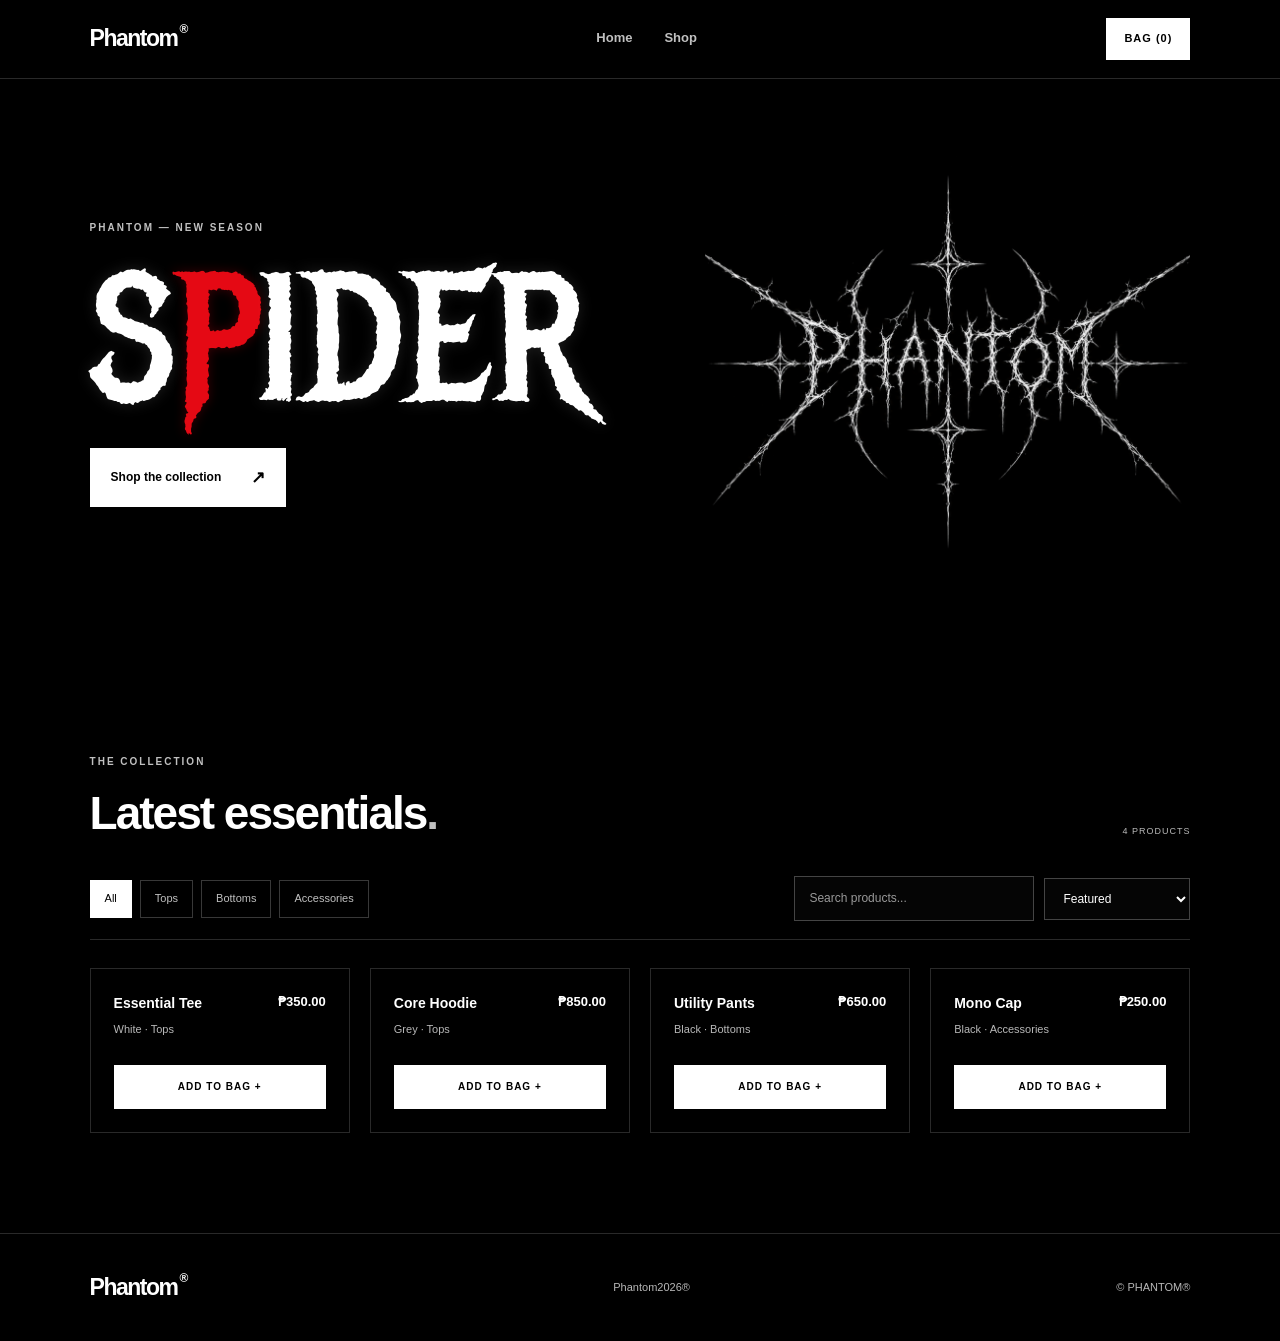
<file: index.html>
<!DOCTYPE html>
<html lang="en">
<head>
    <meta charset="UTF-8">
    <meta name="viewport" content="width=device-width, initial-scale=1.0">
    <meta name="theme-color" content="#000000">
    <meta name="description" content="Phantom — everyday streetwear essentials.">
    <title>Phantom® — Streetwear Essentials</title>
    <link rel="stylesheet" href="style.css">
</head>
<body>
    <nav class="navbar">
        <a href="#home" class="logo">Phantom<span>®</span></a>
        <div class="nav-links">
            <a href="#home">Home</a>
            <a href="#products" id="shop-link">Shop</a>
        </div>
        <button class="cart-button" id="cart-open" type="button">
            BAG (<span id="cart-count">0</span>)
        </button>
    </nav>

    <main>
        <section class="hero" id="home">
            <div class="hero-copy">
                <p class="eyebrow">PHANTOM — NEW SEASON</p>
                <h1 class="spider-title">S<span class="red-p">P</span>IDER</h1>
                <a href="#products" class="hero-button" id="hero-shop">
                    Shop the collection <span>↗</span>
                </a>
            </div>
            <div class="hero-art">
                <img src="phantom.webp">
            </div>
        </section>
        <section class="products-section" id="products">
            <div class="products-header">
                <div>
                    <p class="eyebrow">THE COLLECTION</p>
                    <h2>Latest essentials<span>.</span></h2>
                </div>
                <p class="product-count" id="product-count">4 PRODUCTS</p>
            </div>

            <div class="product-tools">
                <div class="filter-buttons">
                    <button class="filter-btn active" data-category="all" type="button">All</button>
                    <button class="filter-btn" data-category="tops" type="button">Tops</button>
                    <button class="filter-btn" data-category="bottoms" type="button">Bottoms</button>
                    <button class="filter-btn" data-category="accessories" type="button">Accessories</button>
                </div>
                <div class="product-controls">
                    <label class="product-search">
                        <span class="sr-only">Search products</span>
                        <input type="search" id="product-search" placeholder="Search products...">
                    </label>
                    <label>
                        <span class="sr-only">Sort products</span>
                        <select id="product-sort">
                            <option value="featured">Featured</option>
                            <option value="price-low">Price: Low to high</option>
                            <option value="price-high">Price: High to low</option>
                            <option value="name">Name: A to Z</option>
                        </select>
                    </label>
                </div>
            </div>

            <div class="product-grid" id="product-grid"></div>
            <p class="no-products" id="no-products" hidden>No products found. Try another search.</p>
        </section>
    </main>

    <footer class="footer">
        <a href="#home" class="logo">Phantom<span>®</span></a>
        <p>Phantom2026®</p>
        <span>© <span id="year"></span> PHANTOM®</span>
    </footer>

    <div class="cart-overlay" id="cart-overlay"></div>
    <aside class="cart-drawer" id="cart-drawer" aria-label="Shopping bag" aria-hidden="true">
        <div class="cart-header">

            <div>
                <p class="eyebrow">YOUR SELECTION</p>
                <h2>Your bag <span id="cart-heading-count">(0)</span></h2>
            </div>
            <button class="icon-button" id="cart-close" type="button" aria-label="Close bag">✕</button>
        </div>
        
        <div class="cart-items" id="cart-items"></div>
        <div class="cart-footer">
            <div class="cart-total"><span>Subtotal</span><strong id="cart-subtotal">₱0.00</strong></div>
            <p class="cart-note">Shipping is calculated at checkout.</p>
            <button class="checkout-button" id="checkout-button" type="button">Continue to checkout ↗</button>
            <button class="continue-shopping" id="continue-shopping" type="button">Continue shopping</button>
        </div>

    </aside>

    <div class="toast" id="toast" role="status" aria-live="polite"></div>

    <script src="script.js"></script>
</body>
</html>
</file>
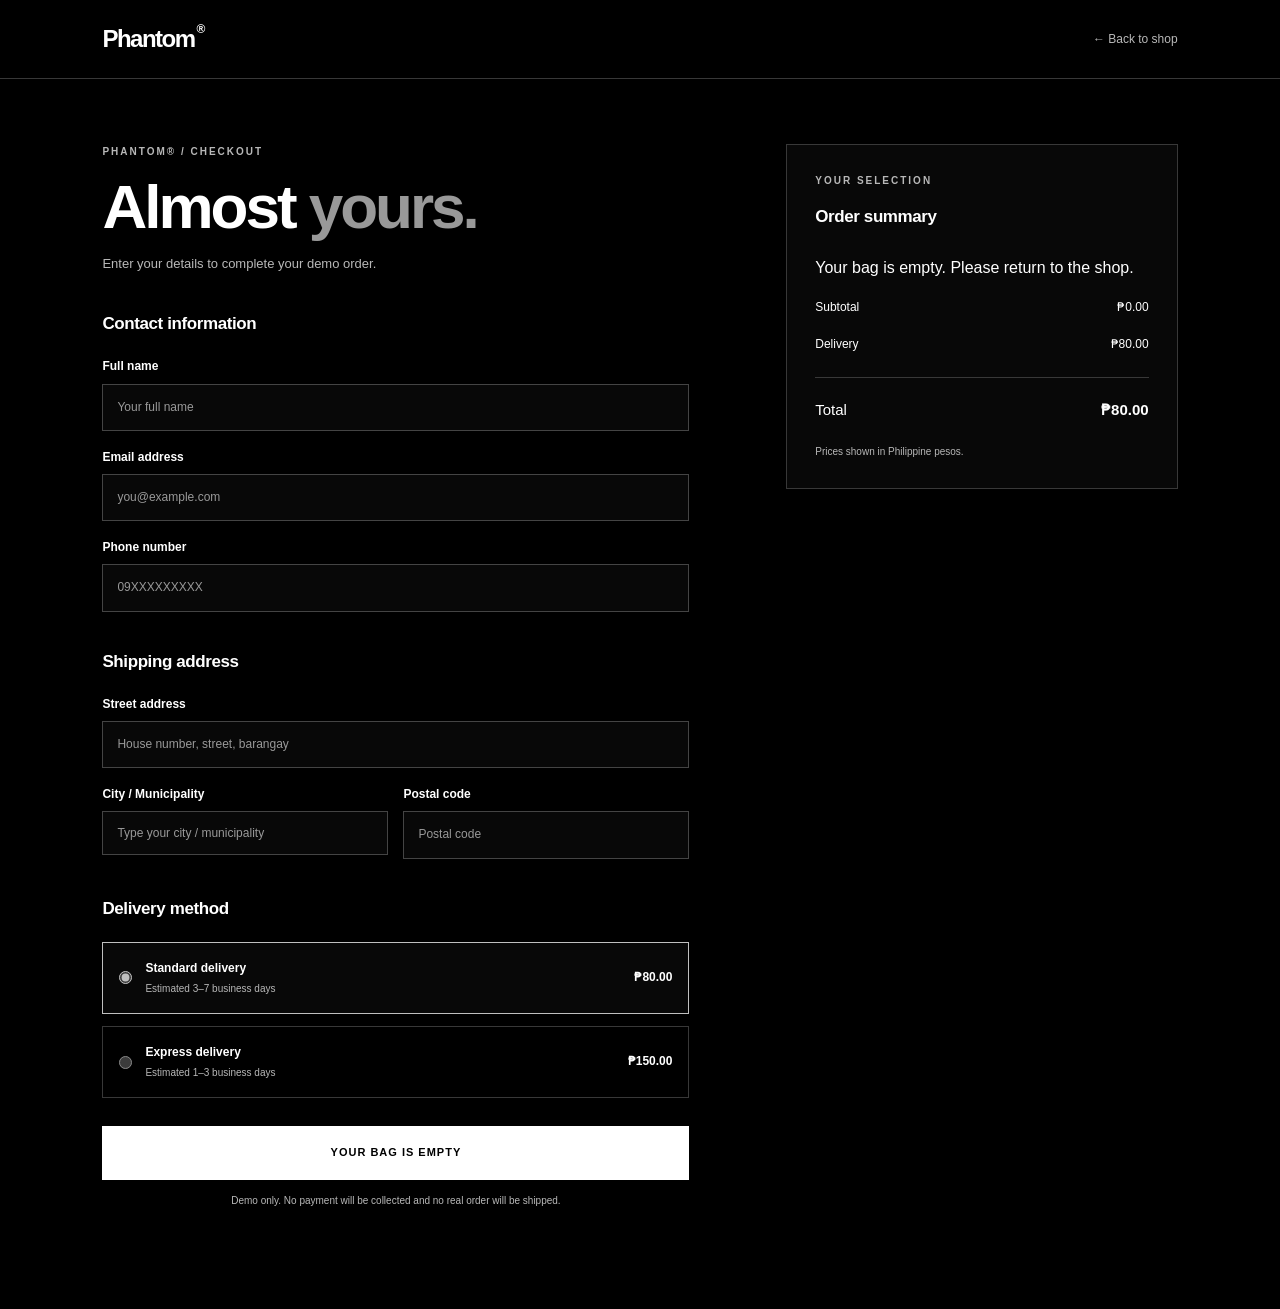
<file: checkout.html>
<!DOCTYPE html>
<html lang="en">
<head>
    <meta charset="UTF-8">
    <meta name="viewport" content="width=device-width, initial-scale=1.0">
    <meta name="theme-color" content="#111111">
    <title>Checkout — Phantom®</title>
    <link rel="stylesheet" href="checkout.css">
    <script src="checkout.js" defer></script>
</head>
<body>
    <header class="checkout-nav">
        <a href="index.html" class="logo">Phantom<span>®</span></a>
        <a href="index.html" class="back-link">← Back to shop</a>
    </header>

    <main class="checkout-layout" id="checkout-layout">
        <section class="checkout-form-section">
            <p class="eyebrow">PHANTOM® / CHECKOUT</p>
            <h1>Almost <span>yours.</span></h1>
            <p class="intro">Enter your details to complete your demo order.</p>

            <form id="checkout-form">
                <h2>Contact information</h2>

                <label for="customer-name">Full name</label>
                <input
                    id="customer-name"
                    name="name"
                    type="text"
                    placeholder="Your full name"
                    autocomplete="name"
                    required
                >

                <label for="customer-email">Email address</label>
                <input
                    id="customer-email"
                    name="email"
                    type="email"
                    placeholder="you@example.com"
                    autocomplete="email"
                    required
                >

                <label for="customer-phone">Phone number</label>
                <input
                    id="customer-phone"
                    name="phone"
                    type="tel"
                    placeholder="09XXXXXXXXX"
                    inputmode="numeric"
                    pattern="09[0-9]{9}"
                    maxlength="11"
                    minlength="11"
                    autocomplete="tel"
                    title="Phone number must start with 09 and contain exactly 11 digits."
                    required
                >

                <h2 class="shipping-heading">Shipping address</h2>

                <label for="customer-address">Street address</label>
                <input
                    id="customer-address"
                    name="address"
                    type="text"
                    placeholder="House number, street, barangay"
                    autocomplete="street-address"
                    required
                >

                <div class="input-row">
                    <div>
                        <label for="customer-city">City / Municipality</label>
                        <input
                            id="customer-city"
                            name="city"
                            type="text"
                            list="philippine-municipalities"
                            placeholder="Type your city / municipality"
                            autocomplete="address-level2"
                            required
                        >

                        <datalist id="philippine-municipalities">
                            <option value="Imus"></option>
                            <option value="Bacoor"></option>
                            <option value="Cavite City"></option>
                            <option value="Carmona"></option>
                            <option value="Dasmariñas"></option>
                            <option value="General Trias"></option>
                            <option value="Tagaytay"></option>
                            <option value="Trece Martires"></option>
                            <option value="Silang"></option>
                            <option value="Tanza"></option>
                            <option value="Naic"></option>
                            <option value="Kawit"></option>
                            <option value="Manila"></option>
                            <option value="Quezon City"></option>
                            <option value="Makati"></option>
                            <option value="Pasig"></option>
                            <option value="Taguig"></option>
                            <option value="Muntinlupa"></option>
                            <option value="Pasay"></option>
                            <option value="Parañaque"></option>
                            <option value="Caloocan"></option>
                            <option value="Marikina"></option>
                            <option value="Antipolo"></option>
                            <option value="Calamba"></option>
                            <option value="Santa Rosa"></option>
                            <option value="Cebu City"></option>
                            <option value="Davao City"></option>
                            <option value="Iloilo City"></option>
                            <option value="Baguio City"></option>
                            <option value="Cagayan de Oro"></option>
                            <option value="Zamboanga City"></option>
                        </datalist>
                    </div>

                    <div>
                        <label for="customer-postal">Postal code</label>
                        <input
                            id="customer-postal"
                            name="postal"
                            type="text"
                            inputmode="numeric"
                            placeholder="Postal code"
                            autocomplete="postal-code"
                            required
                        >
                    </div>
                </div>

                <h2 class="shipping-heading">Delivery method</h2>

                <label class="delivery-option">
                    <input
                        type="radio"
                        name="delivery"
                        value="standard"
                        checked
                    >
                    <span>
                        <strong>Standard delivery</strong>
                        <small>Estimated 3–7 business days</small>
                    </span>
                    <b>₱80.00</b>
                </label>

                <label class="delivery-option">
                    <input
                        type="radio"
                        name="delivery"
                        value="express"
                    >
                    <span>
                        <strong>Express delivery</strong>
                        <small>Estimated 1–3 business days</small>
                    </span>
                    <b>₱150.00</b>
                </label>

                <button class="place-order-button" type="submit">
                    PLACE ORDER →
                </button>

                <p class="demo-note">
                    Demo only. No payment will be collected and no real order will be shipped.
                </p>
            </form>
        </section>

        <aside class="order-summary">
            <p class="eyebrow">YOUR SELECTION</p>
            <h2>Order summary</h2>

            <div id="checkout-items"></div>

            <div class="summary-line">
                <span>Subtotal</span>
                <span id="checkout-subtotal">₱0.00</span>
            </div>

            <div class="summary-line">
                <span>Delivery</span>
                <span id="checkout-shipping">₱80.00</span>
            </div>

            <div class="summary-total">
                <span>Total</span>
                <strong id="checkout-total">₱0.00</strong>
            </div>

            <p class="summary-footnote">Prices shown in Philippine pesos.</p>
        </aside>
    </main>
</body>
</html>
</file>
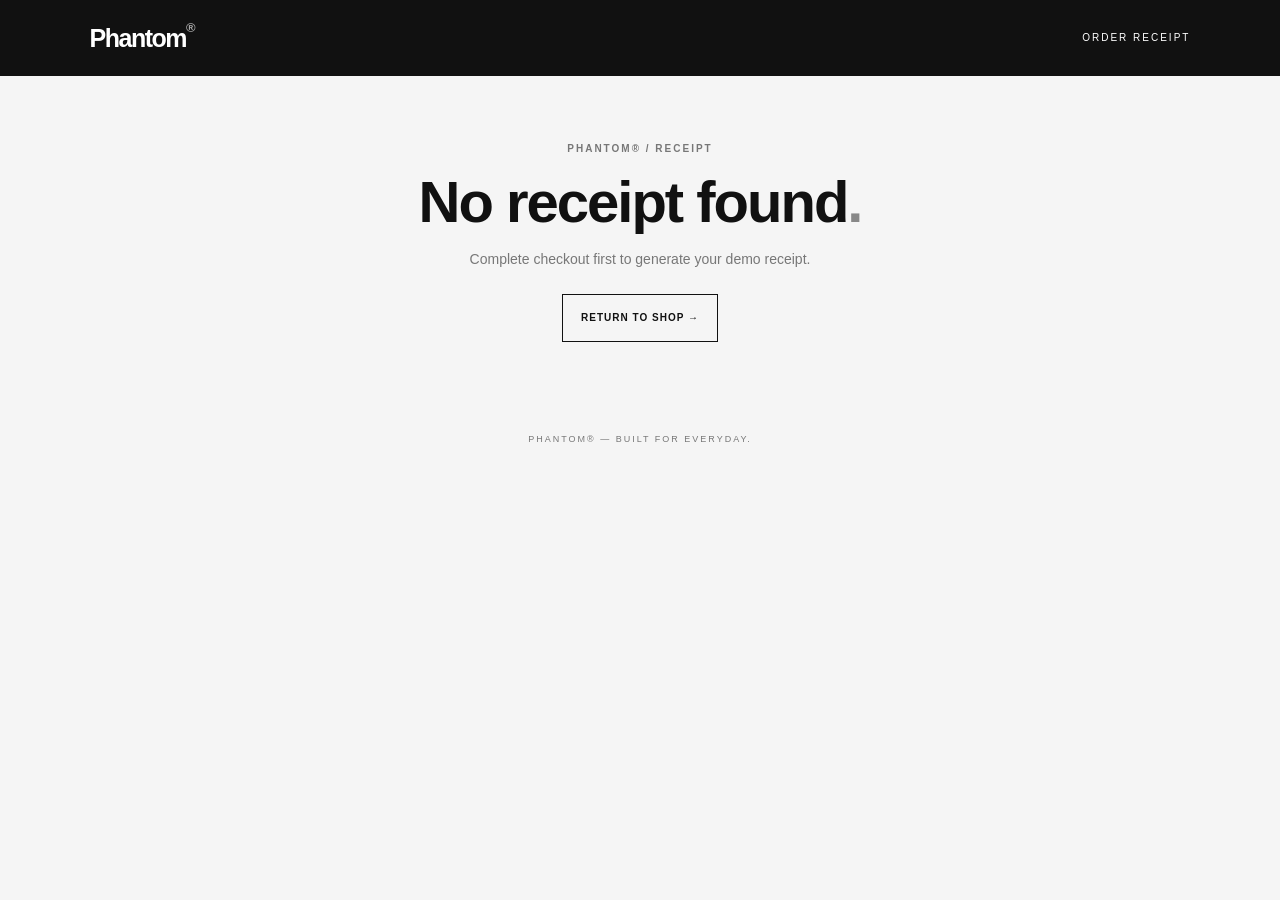
<file: receipt.html>
<!DOCTYPE html>
<html lang="en">
<head>
    <meta charset="UTF-8">
    <meta name="viewport" content="width=device-width, initial-scale=1.0">
    <title>Order Receipt — Phantom®</title>
    <link rel="stylesheet" href="receipt.css">
    <script src="receipt.js" defer></script>
</head>
<body>
    <header class="receipt-nav">
        <a href="index.html" class="logo">Phantom<span>®</span></a>
        <span>ORDER RECEIPT</span>
    </header>

    <main class="receipt-container">
        <div class="receipt-status">
            <div class="receipt-check">✓</div>
            <p class="eyebrow">PHANTOM® / ORDER COMPLETE</p>
            <h1>Thank you<span>.</span></h1>
            <p class="receipt-intro">
                Your demo order has been recorded successfully.
            </p>
        </div>

        <section class="receipt-card">
            <div class="receipt-top">
                <div>
                    <p class="eyebrow">ORDER NUMBER</p>
                    <h2 id="receipt-order-number">—</h2>
                </div>
                <span class="demo-badge">DEMO ORDER</span>
            </div>

            <p class="receipt-date" id="receipt-date"></p>

            <hr>

            <h2>Customer information</h2>
            <div class="receipt-details">
                <div>
                    <span>Full name</span>
                    <strong id="receipt-name"></strong>
                </div>
                <div>
                    <span>Email</span>
                    <strong id="receipt-email"></strong>
                </div>
                <div>
                    <span>Phone</span>
                    <strong id="receipt-phone"></strong>
                </div>
                <div>
                    <span>Shipping address</span>
                    <strong id="receipt-address"></strong>
                </div>
                <div>
                    <span>City / Municipality</span>
                    <strong id="receipt-city"></strong>
                </div>
                <div>
                    <span>Postal code</span>
                    <strong id="receipt-postal"></strong>
                </div>
            </div>

            <hr>

            <h2>Items ordered</h2>
            <div id="receipt-items"></div>

            <hr>

            <div class="receipt-details">
                <div>
                    <span>Delivery method</span>
                    <strong id="receipt-delivery"></strong>
                </div>
                <div>
                    <span>Subtotal</span>
                    <strong id="receipt-subtotal"></strong>
                </div>
                <div>
                    <span>Delivery fee</span>
                    <strong id="receipt-shipping"></strong>
                </div>
            </div>

            <div class="receipt-total">
                <span>Total</span>
                <strong id="receipt-total"></strong>
            </div>

            <p class="receipt-notice">
                This is a demo receipt. No payment was collected and no
                physical order was placed or shipped.
            </p>
        </section>

        <div class="receipt-actions">
            <button type="button" id="print-receipt">PRINT RECEIPT</button>
            <a href="index.html" class="continue-button">
                CONTINUE SHOPPING →
            </a>
        </div>
    </main>

    <footer class="receipt-footer">
        PHANTOM® — BUILT FOR EVERYDAY.
    </footer>
</body>
</html>
</file>
<file: style.css>
@import url('https://fonts.googleapis.com/css2?family=Metal+Mania&display=swap');

:root {
    --bg: #000;
    --text: #fff;
    --secondary: #b8b8b8;
    --border: #383838;
    --accent: #c0c0c0;
}

* {
    margin: 0;
    padding: 0;
    box-sizing: border-box;
}

html {
    scroll-behavior: smooth;
    scroll-padding-top: 90px;
    color-scheme: dark;
}

body {
    font-family: Arial, Helvetica, sans-serif;
    background: var(--bg);
    color: var(--text);
    line-height: 1.6;
    overflow-x: hidden;
}

button,
input,
select {
    font: inherit;
}

button,
a,
select {
    -webkit-tap-highlight-color: transparent;
}

a {
    color: inherit;
    text-decoration: none;
}

button {
    cursor: pointer;
}

button:focus-visible,
a:focus-visible,
input:focus-visible,
select:focus-visible {
    outline: 2px solid var(--accent);
    outline-offset: 4px;
}

.navbar {
    position: sticky;
    top: 0;
    z-index: 20;
    display: flex;
    align-items: center;
    justify-content: space-between;
    gap: 24px;
    padding: 18px 7%;
    background: rgba(0, 0, 0, 0.96);
    border-bottom: 1px solid #292929;
    backdrop-filter: blur(14px);
    animation: slide-down 0.7s ease both;
}

.logo {
    font-size: 23px;
    font-weight: 900;
    letter-spacing: -1.5px;
    white-space: nowrap;
}

.logo span {
    margin-left: 2px;
    font-size: 12px;
    vertical-align: top;
}

.nav-links {
    display: flex;
    align-items: center;
    gap: 32px;
}

.nav-links a {
    position: relative;
    color: #c0c0c0;
    font-size: 13px;
    font-weight: 600;
    transition: color 0.25s ease;
}

.nav-links a::after {
    content: "";
    position: absolute;
    left: 0;
    bottom: -6px;
    width: 100%;
    height: 2px;
    background: #fff;
    transform: scaleX(0);
    transform-origin: right;
    transition: transform 0.3s ease;
}

.nav-links a:hover {
    color: #fff;
}

.nav-links a:hover::after {
    transform: scaleX(1);
    transform-origin: left;
}

.cart-button,
.hero-button,
.quick-add,
.checkout-button {
    background: #fff;
    color: #000;
    border: 1px solid #fff;
    font-weight: 700;
    transition: background 0.25s ease, color 0.25s ease, transform 0.25s ease;
}

.cart-button {
    padding: 11px 17px;
    font-size: 11px;
    letter-spacing: 1px;
}

.cart-button:hover,
.hero-button:hover,
.quick-add:hover,
.checkout-button:hover:not(:disabled) {
    background: #c0c0c0;
    color: #000;
}

.cart-button:hover {
    transform: translateY(-2px);
}

.hero {
    display: grid;
    grid-template-columns: 1fr 0.9fr;
    align-items: center;
    gap: 7%;
    min-height: 590px;
    padding: 75px 7% 100px;
    background: #000;
}

.hero-copy {
    animation: fade-up 0.8s 0.1s ease both;
}

.eyebrow {
    margin-bottom: 18px;
    color: #c0c0c0;
    font-size: 10px;
    font-weight: 700;
    letter-spacing: 2px;
}

.hero-copy h1.spider-title {
    margin: 25px 0;
    font-family: "Metal Mania", fantasy;
    font-size: clamp(90px, 14vw, 180px);
    font-weight: 400;
    line-height: 0.9;
    letter-spacing: 2px;
    text-transform: uppercase;
    color: #fff;
    text-shadow: 0 0 15px rgba(255, 255, 255, 0.12);
    transition: transform 0.35s ease, text-shadow 0.35s ease;
}

.hero-copy h1.spider-title .red-p {
    display: inline-block;
    color: #e50914;
    -webkit-text-fill-color: #e50914;
    text-shadow: 0 0 12px rgba(229, 9, 20, 0.25);
    transition: transform 0.35s ease, text-shadow 0.35s ease;
}

.hero-copy h1.spider-title:hover {
    transform: scale(1.04);
    text-shadow: 0 0 20px rgba(255, 255, 255, 0.2);
}

.hero-copy h1.spider-title:hover .red-p {
    transform: translateY(-4px);
    text-shadow: 0 0 18px rgba(229, 9, 20, 0.65);
}

.hero-button {
    display: inline-flex;
    align-items: center;
    gap: 30px;
    padding: 15px 20px;
    font-size: 12px;
}

.hero-button:hover {
    gap: 42px;
    transform: translateY(-3px);
}

.hero-button span {
    font-size: 17px;
}

.hero-art {
    position: relative;
    min-height: 390px;
    height: 420px;
    overflow: hidden;
    background: #080808;
    border: 1px solid #292929;
    animation: fade-up 0.9s 0.25s ease both;
}

.hero-art img {
    display: block;
    width: 100%;
    height: 100%;
    object-fit: cover;
    transition: transform 0.8s cubic-bezier(0.2, 0.7, 0.3, 1);
}

.hero-art:hover img {
    transform: scale(1.06);
}

.hero-art-label {
    position: absolute;
    right: 0;
    bottom: 0;
    left: 0;
    padding: 18px;
    background: linear-gradient(transparent, rgba(0, 0, 0, 0.8));
    color: #fff;
    font-size: 9px;
    letter-spacing: 1px;
}

.brand-strip {
    display: flex;
    justify-content: space-between;
    gap: 20px;
    padding: 25px 7%;
    background: #000;
    border-top: 1px solid #292929;
    border-bottom: 1px solid #292929;
    color: #c0c0c0;
    font-size: 10px;
    font-weight: 700;
    letter-spacing: 1.5px;
}

.products-section {
    padding: 80px 7% 100px;
    background: #000;
}

.products-header {
    display: flex;
    justify-content: space-between;
    align-items: end;
    gap: 30px;
    margin-bottom: 38px;
}

.products-header h2 {
    font-size: clamp(30px, 4vw, 46px);
    line-height: 1.1;
    letter-spacing: -2px;
}

.products-header h2 span {
    color: #c0c0c0;
}

.product-count {
    color: #b8b8b8;
    font-size: 9px;
    letter-spacing: 1px;
    white-space: nowrap;
}

.product-tools {
    display: flex;
    justify-content: space-between;
    align-items: center;
    flex-wrap: wrap;
    gap: 20px;
    margin-bottom: 28px;
    padding-bottom: 18px;
    border-bottom: 1px solid #292929;
}

.filter-buttons {
    display: flex;
    flex-wrap: wrap;
    gap: 8px;
}

.filter-btn {
    padding: 9px 14px;
    border: 1px solid #383838;
    background: transparent;
    color: #c0c0c0;
    font-size: 11px;
    transition: background 0.25s ease, color 0.25s ease, border-color 0.25s ease;
}

.filter-btn:hover {
    border-color: #aaa;
    color: #fff;
}

.filter-btn.active {
    border-color: #fff;
    background: #fff;
    color: #000;
}

.product-controls {
    display: flex;
    align-items: center;
    gap: 10px;
}

.product-search input,
#product-sort {
    max-width: 100%;
    padding: 12px 14px;
    border: 1px solid #444;
    border-radius: 0;
    background: #050505;
    color: #fff;
    font-size: 12px;
}

.product-search input {
    width: 240px;
}

.product-search input:focus,
#product-sort:focus {
    border-color: #c0c0c0;
    outline: none;
}

#product-sort {
    max-width: 180px;
}

#product-sort option {
    background: #000;
    color: #fff;
}

input::placeholder,
textarea::placeholder {
    color: #999;
}

.product-grid {
    display: grid;
    grid-template-columns: repeat(4, minmax(0, 1fr));
    gap: 20px;
}

.product-card {
    display: flex;
    flex-direction: column;
    justify-content: space-between;
    min-width: 0;
    min-height: 165px;
    padding: 23px;
    border: 1px solid #292929;
    background: transparent;
    animation: fade-up 0.55s ease both;
    transition: transform 0.3s ease, border-color 0.3s ease, background 0.3s ease;
}

.product-card:hover {
    transform: translateY(-6px);
    border-color: #777;
    background: #080808;
}

.product-info {
    display: flex;
    justify-content: space-between;
    align-items: flex-start;
    gap: 12px;
    margin-bottom: 25px;
}

.product-info h3 {
    margin-bottom: 6px;
    color: #fff;
    font-size: 14px;
    font-weight: 700;
}

.product-info p {
    color: #b8b8b8;
    font-size: 11px;
    text-transform: capitalize;
}

.product-price {
    color: #fff;
    font-size: 13px;
    font-weight: 700;
    white-space: nowrap;
}

.quick-add {
    width: 100%;
    padding: 13px 10px;
    font-size: 10px;
    letter-spacing: 1px;
}

.no-products {
    padding: 35px 0;
    color: #b8b8b8;
    font-size: 13px;
    text-align: center;
}

.footer {
    display: flex;
    justify-content: space-between;
    align-items: center;
    gap: 20px;
    padding: 35px 7%;
    background: #000;
    border-top: 1px solid #292929;
}

.footer p,
.footer > span {
    color: #b8b8b8;
    font-size: 11px;
}

.cart-overlay {
    position: fixed;
    inset: 0;
    z-index: 40;
    background: rgba(0, 0, 0, 0.8);
    opacity: 0;
    visibility: hidden;
    transition: opacity 0.35s ease, visibility 0.35s ease;
}

.cart-overlay.active {
    opacity: 1;
    visibility: visible;
}

.cart-drawer {
    position: fixed;
    top: 0;
    right: 0;
    z-index: 41;
    display: flex;
    flex-direction: column;
    width: min(440px, 100%);
    height: 100dvh;
    padding: 28px;
    background: #000;
    border-left: 1px solid #292929;
    transform: translateX(105%);
    transition: transform 0.4s cubic-bezier(0.2, 0.7, 0.3, 1);
}

.cart-drawer.active {
    transform: translateX(0);
}

.cart-header {
    display: flex;
    justify-content: space-between;
    align-items: center;
    gap: 15px;
    padding-bottom: 22px;
    border-bottom: 1px solid #292929;
}

.cart-header .eyebrow {
    margin-bottom: 5px;
}

.cart-header h2 {
    color: #fff;
    font-size: 25px;
    letter-spacing: -1px;
}

.cart-header h2 span {
    color: #b8b8b8;
    font-size: 13px;
    font-weight: 400;
}

.icon-button {
    display: grid;
    place-items: center;
    width: 38px;
    height: 38px;
    border: 1px solid #444;
    background: #080808;
    color: #fff;
    font-size: 25px;
    transition: background 0.25s ease, color 0.25s ease;
}

.icon-button:hover {
    background: #fff;
    color: #000;
}

.cart-items {
    flex: 1;
    overflow-y: auto;
    padding: 20px 0;
}

.empty-cart {
    padding: 35px 0;
    color: #b8b8b8;
    font-size: 13px;
    text-align: center;
}

.cart-item {
    display: flex;
    justify-content: space-between;
    gap: 15px;
    padding: 18px 0;
    border-bottom: 1px solid #292929;
    animation: fade-up 0.3s ease both;
}

.cart-item-details {
    min-width: 0;
}

.cart-item h3 {
    color: #fff;
    font-size: 14px;
}

.cart-item p {
    margin-top: 3px;
    color: #b8b8b8;
    font-size: 11px;
}

.cart-item-price {
    color: #fff;
    font-size: 13px;
    font-weight: 700;
    white-space: nowrap;
}

.quantity-controls {
    display: flex;
    align-items: center;
    gap: 14px;
    margin-top: 12px;
}

.quantity-controls button {
    width: 27px;
    height: 27px;
    border: 1px solid #444;
    background: #080808;
    color: #fff;
    transition: background 0.2s ease, color 0.2s ease;
}

.quantity-controls button:hover {
    background: #fff;
    color: #000;
}

.quantity-controls span {
    color: #fff;
    font-size: 12px;
}

.remove-item {
    margin-top: 10px;
    padding: 0;
    border: 0;
    background: transparent;
    color: #b8b8b8;
    font-size: 11px;
    text-decoration: underline;
}

.remove-item:hover {
    color: #fff;
}

.cart-footer {
    padding-top: 18px;
    border-top: 1px solid #292929;
}

.cart-total {
    display: flex;
    justify-content: space-between;
    margin-bottom: 18px;
    color: #fff;
    font-size: 14px;
}

.cart-note {
    margin: 12px 0;
    color: #b8b8b8;
    font-size: 10px;
    text-align: center;
}

.checkout-button {
    width: 100%;
    padding: 16px;
    font-size: 11px;
    letter-spacing: 1px;
}

.checkout-button:disabled {
    cursor: not-allowed;
    opacity: 0.4;
}

.continue-shopping {
    width: 100%;
    margin-top: 12px;
    padding: 10px;
    border: 0;
    background: transparent;
    color: #c0c0c0;
    font-size: 11px;
}

.continue-shopping:hover {
    color: #fff;
}

.toast {
    position: fixed;
    right: 25px;
    bottom: 25px;
    z-index: 60;
    max-width: calc(100% - 50px);
    padding: 14px 20px;
    background: #fff;
    color: #000;
    font-size: 12px;
    box-shadow: 0 8px 30px rgba(0, 0, 0, 0.3);
    opacity: 0;
    visibility: hidden;
    transform: translateY(15px);
    transition: opacity 0.3s ease, transform 0.3s ease, visibility 0.3s ease;
}

.toast.show {
    opacity: 1;
    visibility: visible;
    transform: translateY(0);
}

.sr-only {
    position: absolute;
    width: 1px;
    height: 1px;
    overflow: hidden;
    clip: rect(0, 0, 0, 0);
    white-space: nowrap;
    clip-path: inset(50%);
}

::selection {
    background: #c0c0c0;
    color: #000;
}

@keyframes fade-up {
    from {
        opacity: 0;
        transform: translateY(18px);
    }

    to {
        opacity: 1;
        transform: translateY(0);
    }
}

@keyframes slide-down {
    from {
        opacity: 0;
        transform: translateY(-12px);
    }

    to {
        opacity: 1;
        transform: translateY(0);
    }
}

@media (max-width: 1050px) {
    .hero {
        gap: 5%;
    }

    .hero-art {
        height: 360px;
        min-height: 320px;
    }

    .product-grid {
        grid-template-columns: repeat(2, minmax(0, 1fr));
    }

    .product-card {
        min-height: 150px;
    }
}

@media (max-width: 700px) {
    .navbar {
        gap: 12px;
        padding: 15px 5%;
    }

    .logo {
        font-size: 20px;
    }

    .nav-links {
        gap: 16px;
    }

    .nav-links a {
        font-size: 12px;
    }

    .cart-button {
        padding: 10px 11px;
        font-size: 10px;
    }

    .hero {
        grid-template-columns: 1fr;
        gap: 35px;
        padding: 60px 6% 70px;
    }

    .hero-copy h1.spider-title {
        font-size: clamp(70px, 12vw, 120px);
        letter-spacing: 1px;
    }

    .hero-art {
        height: 360px;
        min-height: 0;
    }

    .products-section {
        padding: 60px 6% 70px;
    }

    .products-header {
        align-items: flex-start;
        flex-direction: column;
        gap: 22px;
    }

    .product-controls {
        width: 100%;
        flex-wrap: wrap;
    }

    .product-search {
        flex: 1;
        min-width: 0;
    }

    .product-search input {
        width: 100%;
    }

    .product-tools {
        align-items: flex-start;
        flex-direction: column;
    }

    .brand-strip {
        flex-wrap: wrap;
        justify-content: center;
        text-align: center;
        font-size: 9px;
    }

    .footer {
        flex-direction: column;
        text-align: center;
    }
}

@media (max-width: 450px) {
    .navbar {
        gap: 8px;
        padding: 14px 4%;
    }

    .logo {
        font-size: 18px;
    }

    .nav-links {
        gap: 11px;
    }

    .nav-links a {
        font-size: 11px;
    }

    .cart-button {
        padding: 9px 8px;
        font-size: 9px;
        letter-spacing: 0;
    }

    .hero-copy h1.spider-title {
        font-size: clamp(58px, 15vw, 82px);
    }

    .hero-art {
        height: 290px;
    }

    .product-grid {
        grid-template-columns: 1fr;
        gap: 14px;
    }

    .product-card {
        min-height: 145px;
        padding: 20px;
    }

    .filter-buttons {
        gap: 5px;
    }

    .filter-btn {
        padding: 8px 10px;
        font-size: 10px;
    }

    .cart-drawer {
        padding: 22px;
    }

    .brand-strip {
        gap: 12px;
        padding: 22px 5%;
    }
}

@media (prefers-reduced-motion: reduce) {
    *,
    *::before,
    *::after {
        scroll-behavior: auto !important;
        animation-duration: 0.01ms !important;
        animation-iteration-count: 1 !important;
        transition-duration: 0.01ms !important;
    }
}
.hero-art,
.hero-art img {
    border: none !important;
    outline: none !important;
    box-shadow: none !important;
}
</file>
<file: checkout.css>
:root {
    --text: #ffffff;
    --secondary: #b8b8b8;
    --border: #383838;
    --background: #000000;
    --soft: #080808;
}

* {
    margin: 0;
    padding: 0;
    box-sizing: border-box;
}

html {
    scroll-behavior: smooth;
}

body {
    background: var(--background);
    color: var(--text);
    font-family: Arial, Helvetica, sans-serif;
    line-height: 1.6;
}

a {
    color: inherit;
    text-decoration: none;
}

button,
input {
    font: inherit;
}

.checkout-nav {
    display: flex;
    justify-content: space-between;
    align-items: center;
    padding: 20px 8%;
    border-bottom: 1px solid var(--border);
    animation: slide-down 0.5s ease both;
}

.logo {
    font-size: 24px;
    font-weight: 900;
    letter-spacing: -1.5px;
}

.logo span {
    margin-left: 2px;
    font-size: 12px;
    vertical-align: top;
}

.back-link {
    color: var(--secondary);
    font-size: 12px;
    transition: color 0.2s ease;
}

.back-link:hover {
    color: var(--text);
}

.checkout-layout {
    display: grid;
    grid-template-columns: minmax(0, 1.2fr) minmax(300px, 0.8fr);
    gap: 9%;
    width: min(1100px, 84%);
    margin: 65px auto 100px;
    animation: fade-up 0.6s ease both;
}

.eyebrow {
    margin-bottom: 14px;
    color: var(--secondary);
    font-size: 10px;
    font-weight: 700;
    letter-spacing: 2px;
}

h1 {
    font-size: clamp(40px, 5vw, 62px);
    line-height: 1.05;
    letter-spacing: -3px;
}

h1 span {
    color: #999999;
}

.intro {
    margin: 15px 0 35px;
    color: var(--secondary);
    font-size: 13px;
}

form h2,
.order-summary h2 {
    margin-bottom: 20px;
    font-size: 17px;
    letter-spacing: -0.4px;
}

form label:not(.delivery-option) {
    display: block;
    margin: 17px 0 7px;
    font-size: 12px;
    font-weight: 600;
}

form input:not([type="radio"]) {
    width: 100%;
    min-width: 0;
    padding: 13px 14px;
    border: 1px solid #444444;
    border-radius: 0;
    background: var(--soft);
    color: var(--text);
    font-size: 12px;
    transition: border-color 0.25s ease, box-shadow 0.25s ease;
}

form input:focus {
    border-color: #c0c0c0;
    outline: none;
    box-shadow: 0 0 0 3px rgba(192, 192, 192, 0.1);
}

form input::placeholder {
    color: #999999;
}

.input-row {
    display: grid;
    grid-template-columns: 1fr 1fr;
    gap: 15px;
}

.input-row > div {
    min-width: 0;
}

.shipping-heading {
    margin-top: 36px;
}

.delivery-option {
    display: flex;
    align-items: center;
    gap: 13px;
    margin: 12px 0;
    padding: 16px;
    border: 1px solid var(--border);
    background: var(--background);
    cursor: pointer;
    transition: border-color 0.25s ease, background 0.25s ease;
}

.delivery-option:has(input:checked) {
    border-color: #c0c0c0;
    background: var(--soft);
}

.delivery-option input {
    accent-color: #c0c0c0;
}

.delivery-option span {
    display: flex;
    flex: 1;
    flex-direction: column;
    gap: 3px;
}

.delivery-option strong {
    font-size: 12px;
}

.delivery-option small {
    color: var(--secondary);
    font-size: 10px;
}

.delivery-option b {
    font-size: 12px;
    white-space: nowrap;
}

.place-order-button,
.continue-button {
    display: block;
    width: 100%;
    margin-top: 28px;
    padding: 17px;
    border: 1px solid #ffffff;
    background: #ffffff;
    color: #000000;
    font-size: 11px;
    font-weight: 700;
    letter-spacing: 1px;
    text-align: center;
    cursor: pointer;
    transition: background 0.25s ease, color 0.25s ease, transform 0.25s ease;
}

.place-order-button:hover,
.continue-button:hover {
    transform: translateY(-2px);
    background: #c0c0c0;
    color: #000000;
}

.demo-note {
    margin-top: 13px;
    color: var(--secondary);
    font-size: 10px;
    text-align: center;
}

.order-summary {
    align-self: start;
    padding: 28px;
    border: 1px solid var(--border);
    background: var(--soft);
}

.order-summary h2 {
    margin-bottom: 24px;
}

.checkout-item {
    display: flex;
    justify-content: space-between;
    gap: 15px;
    padding: 17px 0;
    border-bottom: 1px solid var(--border);
    animation: fade-up 0.35s ease both;
}

.checkout-item h3 {
    font-size: 12px;
}

.checkout-item p {
    margin-top: 4px;
    color: var(--secondary);
    font-size: 11px;
}

.checkout-item strong {
    font-size: 12px;
    white-space: nowrap;
}

.summary-line,
.summary-total {
    display: flex;
    justify-content: space-between;
    gap: 12px;
    margin-top: 18px;
    font-size: 12px;
}

.summary-total {
    margin-top: 22px;
    padding-top: 20px;
    border-top: 1px solid var(--border);
    font-size: 15px;
}

.summary-footnote {
    margin-top: 22px;
    color: var(--secondary);
    font-size: 10px;
}

.confirmation {
    width: min(560px, 88%);
    margin: 90px auto;
    text-align: center;
    animation: fade-up 0.6s ease both;
}

.confirmation[hidden] {
    display: none;
}

.confirmation-icon {
    display: grid;
    place-items: center;
    width: 64px;
    height: 64px;
    margin: 0 auto 25px;
    border: 1px solid var(--text);
    border-radius: 50%;
    color: #c0c0c0;
    font-size: 28px;
    animation: pop-in 0.5s ease both;
}

.confirmation-message {
    margin: 18px 0 30px;
    color: var(--secondary);
    font-size: 13px;
}

.confirmation-card {
    padding: 28px;
    border: 1px solid var(--border);
    background: var(--soft);
    text-align: left;
}

.confirmation-card > span {
    display: block;
    color: var(--secondary);
    font-size: 10px;
    letter-spacing: 1.5px;
}

.confirmation-card > strong {
    display: block;
    margin-top: 5px;
    font-size: 20px;
}

.confirmation-divider {
    margin: 22px 0;
    border-top: 1px solid var(--border);
}

.continue-button {
    margin-top: 22px;
}

@keyframes fade-up {
    from {
        opacity: 0;
        transform: translateY(18px);
    }

    to {
        opacity: 1;
        transform: translateY(0);
    }
}

@keyframes slide-down {
    from {
        opacity: 0;
        transform: translateY(-10px);
    }

    to {
        opacity: 1;
        transform: translateY(0);
    }
}

@keyframes pop-in {
    from {
        opacity: 0;
        transform: scale(0.7);
    }

    to {
        opacity: 1;
        transform: scale(1);
    }
}

@media (max-width: 800px) {
    .checkout-layout {
        grid-template-columns: 1fr;
        gap: 40px;
        width: 88%;
        margin-top: 45px;
    }

    .order-summary {
        grid-row: 1;
    }

    .checkout-nav {
        padding: 18px 6%;
    }

    .confirmation {
        margin: 60px auto;
    }
}

@media (max-width: 420px) {
    .checkout-layout {
        width: 90%;
    }

    .input-row {
        grid-template-columns: 1fr;
        gap: 0;
    }

    .order-summary {
        padding: 20px;
    }

    h1 {
        letter-spacing: -2px;
    }
}

@media (prefers-reduced-motion: reduce) {
    *,
    *::before,
    *::after {
        animation-duration: 0.01ms !important;
        animation-iteration-count: 1 !important;
        transition-duration: 0.01ms !important;
    }
}

:root {
    color-scheme: dark;
}

::selection {
    background: #c0c0c0;
    color: #000000;
}

form select {
    display: block;
    width: 100%;
    min-width: 0;
    height: 44px;
    padding: 0 14px;
    border: 1px solid #444;
    border-radius: 0;
    background-color: #080808;
    color: #fff;
    font-family: Arial, Helvetica, sans-serif;
    font-size: 12px;
    appearance: auto;
    cursor: pointer;
}

form select:focus {
    border-color: #c0c0c0;
    outline: none;
}

form select option {
    background-color: #080808;
    color: #fff;
}

form select optgroup {
    background-color: #080808;
    color: #c0c0c0;
}

#customer-city {
    display: block;
    width: 100%;
    min-width: 0;
    height: 44px;
    padding: 0 14px;
    border: 1px solid #444;
    border-radius: 0;
    background: #080808;
    color: #fff;
    font-family: Arial, Helvetica, sans-serif;
    font-size: 12px;
}

#customer-city:focus {
    border-color: #c0c0c0;
    outline: none;
    box-shadow: 0 0 0 3px rgba(192, 192, 192, 0.1);
}

#customer-city::placeholder {
    color: #999;
}
</file>
<file: receipt.css>
* {
    box-sizing: border-box;
    margin: 0;
    padding: 0;
}

:root {
    --bg: #f5f5f5;
    --card: #ffffff;
    --text: #111111;
    --muted: #777777;
    --border: #e5e5e5;
    --accent: #bdbdbd;
}

body {
    background: var(--bg);
    color: var(--text);
    font-family: Arial, sans-serif;
    line-height: 1.6;
    min-height: 100vh;
}

a {
    color: inherit;
    text-decoration: none;
}

.receipt-nav {
    height: 76px;
    padding: 0 7%;
    background: #111111;
    color: #ffffff;
    display: flex;
    align-items: center;
    justify-content: space-between;
}

.logo {
    font-size: 25px;
    font-weight: 900;
    letter-spacing: -1.5px;
}

.logo span {
    color: #aaaaaa;
    font-size: 13px;
    vertical-align: top;
}

.receipt-nav > span {
    font-size: 10px;
    letter-spacing: 2px;
}

.receipt-container {
    width: min(720px, 92%);
    margin: 65px auto;
}

.receipt-status {
    text-align: center;
    margin-bottom: 30px;
    animation: fadeUp 0.65s ease both;
}

.receipt-check {
    width: 60px;
    height: 60px;
    margin: 0 auto 22px;
    display: grid;
    place-items: center;
    background: #111111;
    color: #ffffff;
    border-radius: 50%;
    font-size: 27px;
}

.eyebrow {
    font-size: 10px;
    letter-spacing: 2px;
    color: var(--muted);
    font-weight: 700;
}

.receipt-status h1 {
    font-size: clamp(38px, 7vw, 58px);
    line-height: 1.15;
    margin: 12px 0;
    letter-spacing: -2px;
}

.receipt-status h1 span {
    color: #888888;
}

.receipt-intro {
    color: var(--muted);
    font-size: 14px;
}

.receipt-card {
    padding: 34px;
    background: var(--card);
    border: 1px solid var(--border);
    border-radius: 12px;
    box-shadow: 0 12px 35px rgba(0, 0, 0, 0.04);
    animation: fadeUp 0.75s ease both;
}

.receipt-top {
    display: flex;
    justify-content: space-between;
    align-items: center;
    gap: 15px;
}

.receipt-top h2 {
    font-size: 24px;
    margin-top: 5px;
    overflow-wrap: anywhere;
}

.demo-badge {
    padding: 7px 10px;
    border: 1px solid var(--border);
    border-radius: 4px;
    font-size: 9px;
    letter-spacing: 1px;
    white-space: nowrap;
}

.receipt-date {
    color: var(--muted);
    font-size: 12px;
    margin-top: 8px;
}

.receipt-card hr {
    border: 0;
    border-top: 1px solid var(--border);
    margin: 25px 0;
}

.receipt-card > h2 {
    font-size: 16px;
    margin-bottom: 18px;
}

.receipt-details {
    display: grid;
    gap: 16px;
}

.receipt-details > div {
    display: flex;
    justify-content: space-between;
    align-items: flex-start;
    gap: 20px;
    font-size: 13px;
}

.receipt-details span {
    color: var(--muted);
    flex-shrink: 0;
}

.receipt-details strong {
    text-align: right;
    overflow-wrap: anywhere;
}

.receipt-item {
    display: flex;
    justify-content: space-between;
    align-items: flex-start;
    gap: 20px;
    padding: 12px 0;
    border-bottom: 1px solid var(--border);
    font-size: 13px;
}

.receipt-item:last-child {
    border-bottom: 0;
}

.receipt-item p {
    color: var(--muted);
    font-size: 12px;
}

.receipt-item strong {
    white-space: nowrap;
}

.receipt-total {
    display: flex;
    justify-content: space-between;
    align-items: center;
    margin-top: 22px;
    padding-top: 18px;
    border-top: 1px solid var(--border);
    font-size: 16px;
}

.receipt-total strong {
    font-size: 25px;
}

.receipt-notice {
    background: #f5f5f5;
    padding: 14px;
    margin-top: 24px;
    color: #666666;
    font-size: 11px;
    border-radius: 5px;
}

.receipt-actions {
    display: flex;
    gap: 12px;
    margin-top: 22px;
}

.receipt-actions button,
.continue-button {
    min-height: 48px;
    padding: 14px 18px;
    display: inline-flex;
    align-items: center;
    justify-content: center;
    text-align: center;
    font-family: inherit;
    font-size: 10px;
    letter-spacing: 1px;
    font-weight: 700;
    transition: background 0.25s ease, color 0.25s ease,
        transform 0.25s ease;
    cursor: pointer;
}

.receipt-actions button {
    background: #111111;
    color: #ffffff;
    border: 1px solid #111111;
    flex: 1;
}

.continue-button {
    border: 1px solid #111111;
    flex: 1;
}

.receipt-actions button:hover {
    background: #444444;
    transform: translateY(-2px);
}

.continue-button:hover {
    background: #111111;
    color: #ffffff;
    transform: translateY(-2px);
}

.receipt-footer {
    text-align: center;
    padding: 25px 15px;
    font-size: 9px;
    letter-spacing: 2px;
    color: var(--muted);
}

@keyframes fadeUp {
    from {
        opacity: 0;
        transform: translateY(16px);
    }

    to {
        opacity: 1;
        transform: translateY(0);
    }
}

@media (max-width: 520px) {
    .receipt-nav {
        height: 65px;
        padding: 0 5%;
    }

    .receipt-container {
        margin: 38px auto;
    }

    .receipt-card {
        padding: 22px 17px;
    }

    .receipt-top {
        align-items: flex-start;
        flex-direction: column;
    }

    .receipt-details > div {
        gap: 12px;
        font-size: 12px;
    }

    .receipt-actions {
        flex-direction: column;
    }

    .receipt-total strong {
        font-size: 22px;
    }
}

@media print {
    body {
        background: #ffffff;
    }

    .receipt-nav,
    .receipt-actions,
    .receipt-footer {
        display: none !important;
    }

    .receipt-container {
        width: 100%;
        margin: 0;
    }

    .receipt-card {
        box-shadow: none;
        border: 1px solid #dddddd;
    }

    .receipt-status {
        animation: none;
    }
}
</file>
